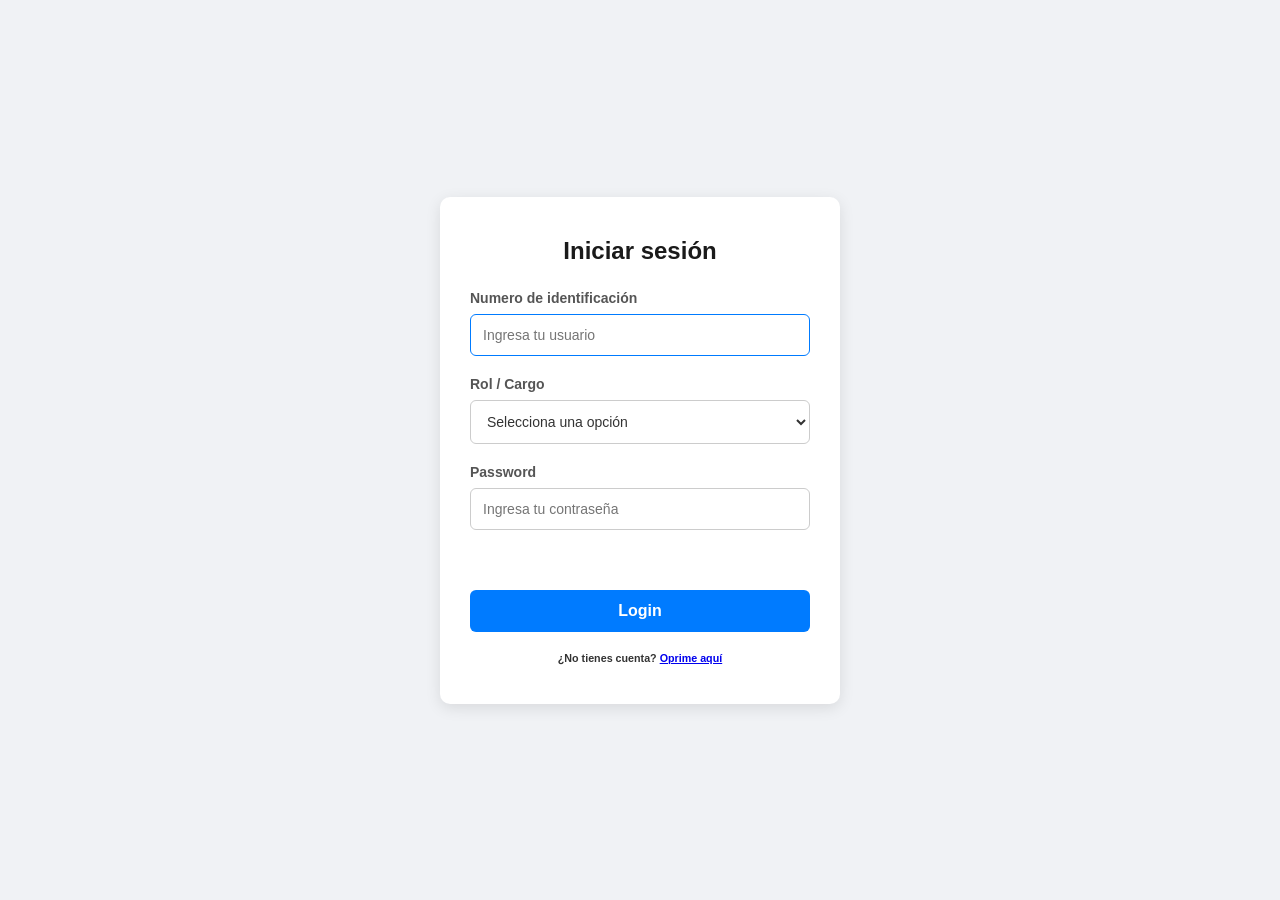
<file: index.html>
<!DOCTYPE html>
<html lang="es">
<head>
    <meta charset="UTF-8">
    <meta name="viewport" content="width=device-width, initial-scale=1.0">
    <title>ACME - Iniciar Sesión</title>
    <link rel="stylesheet" href="css/login.css">
    <script src="js/login.js" defer></script>
</head>
<body>
    <main class="login-card">
        <h1 class="tituloSesion">Iniciar sesión</h1>
        
        <form class="login-form">
            <div class="input">
                <label class="label-text">Numero de identificación</label>
                <input type="text" name="username" placeholder="Ingresa tu usuario" class="input-space" autofocus required>
            </div>

            <div class="input">
                <label class="label-text">Rol / Cargo</label>
                <select name="rol" id="cargo" class="select-space" required>
                    <option value="" disabled selected>Selecciona una opción</option>
                    <option value="administrador">Administrador</option>
                    <option value="cliente">Cliente</option>
                </select>
            </div>
            
            <div class="input">
                <label class="label-text">Password</label>
                <input type="password" name="password" placeholder="Ingresa tu contraseña" class="input-space" required>
            </div>
            
            <p id="error"></p>

            <button type="submit" class="btn-login">Login</button>
            <h6>¿No tienes cuenta? <a href="registro.html">Oprime aquí</a></h6>
        </form>
    </main>
</body>
</html>
</file>
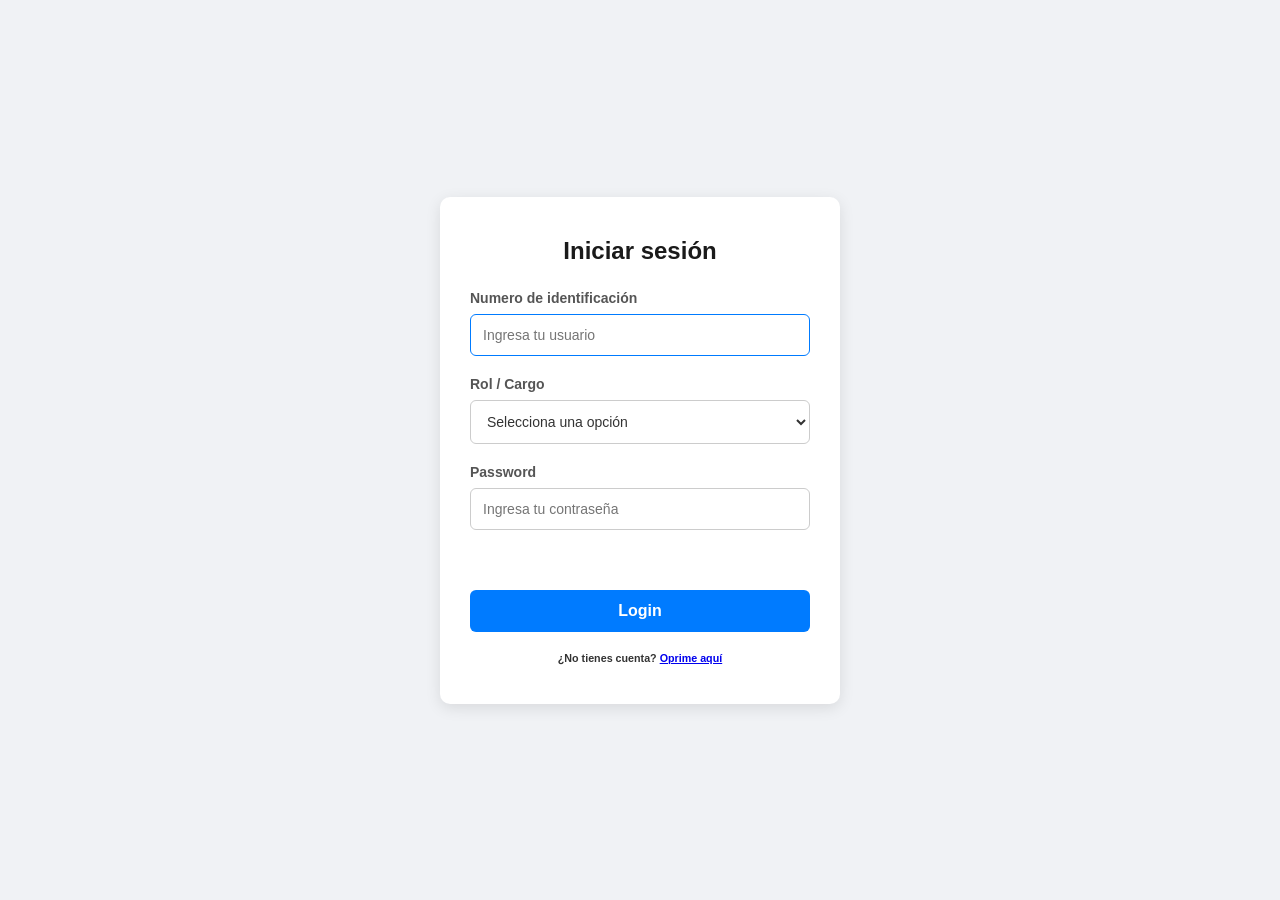
<file: inventario.html>
<!DOCTYPE html>
<html lang="es">
<head>
    <meta charset="UTF-8">
    <meta name="viewport" content="width=device-width, initial-scale=1.0">
    <title>ACME - Inventario</title>
    <script src="js/inventario.js" type="module" defer></script>
    <link rel="stylesheet" href="css/prodYinv.css">
</head>
<body>

    <nav-acme></nav-acme>

    <div class="dashboard-container">
        <section class="table-card">
            <div class="table-header">
                <h2>Inventario General</h2>
                <button id="btnNuevoProducto" class="btn-create">Agregar Ítem</button>
            </div>

            <div class="input" style="margin-bottom: 20px;">
                <input type="text" id="buscador" class="input-space" placeholder="Buscar por código o nombre...">
            </div>

            <div class="table-responsive">
                <table>
                    <thead>
                        <tr>
                            <th>Código</th>
                            <th>Nombre</th>
                            <th>Tipo</th>
                            <th>Stock</th>
                            <th>Acciones</th>
                        </tr>
                    </thead>
                    <tbody id="tablaProductosBody">
                    </tbody>
                </table>
            </div>
        </section>
    </div>

    <div id="modalProducto" class="modal">
        <div class="modal-content">
            <span class="close-modal">&times;</span>
            <form id="registroProductos">
                <h2>Datos del Ítem</h2>

                <div class="input">
                    <label class="label-text">Código (Ej: MP-HARINA, PT-GALLETA)</label>
                    <input type="text" id="codigo" class="input-space" required>
                </div>

                <div class="input">
                    <label class="label-text">Nombre del Producto</label>
                    <input type="text" id="nombreProducto" class="input-space" required>
                </div>

                <div class="input">
                    <label class="label-text">Tipo de Ítem</label>
                    <select id="tipo" class="select-space" required>
                        <option value="Materia Prima">Materia Prima</option>
                        <option value="Producto Terminado">Producto Terminado</option>
                    </select>
                </div>
                
                <div class="input">
                    <label class="label-text">Cantidad en Stock</label>
                    <input type="number" id="cantidad" class="input-space" required min="0">
                </div>

                <p id="error" class="error-text"></p>

                <button type="submit" class="btn-primary" id="btnGuardar">Guardar</button>
            </form>
        </div>
    </div>

    <button id="btnSalir">Salir</button>
</body>
</html>
</file>
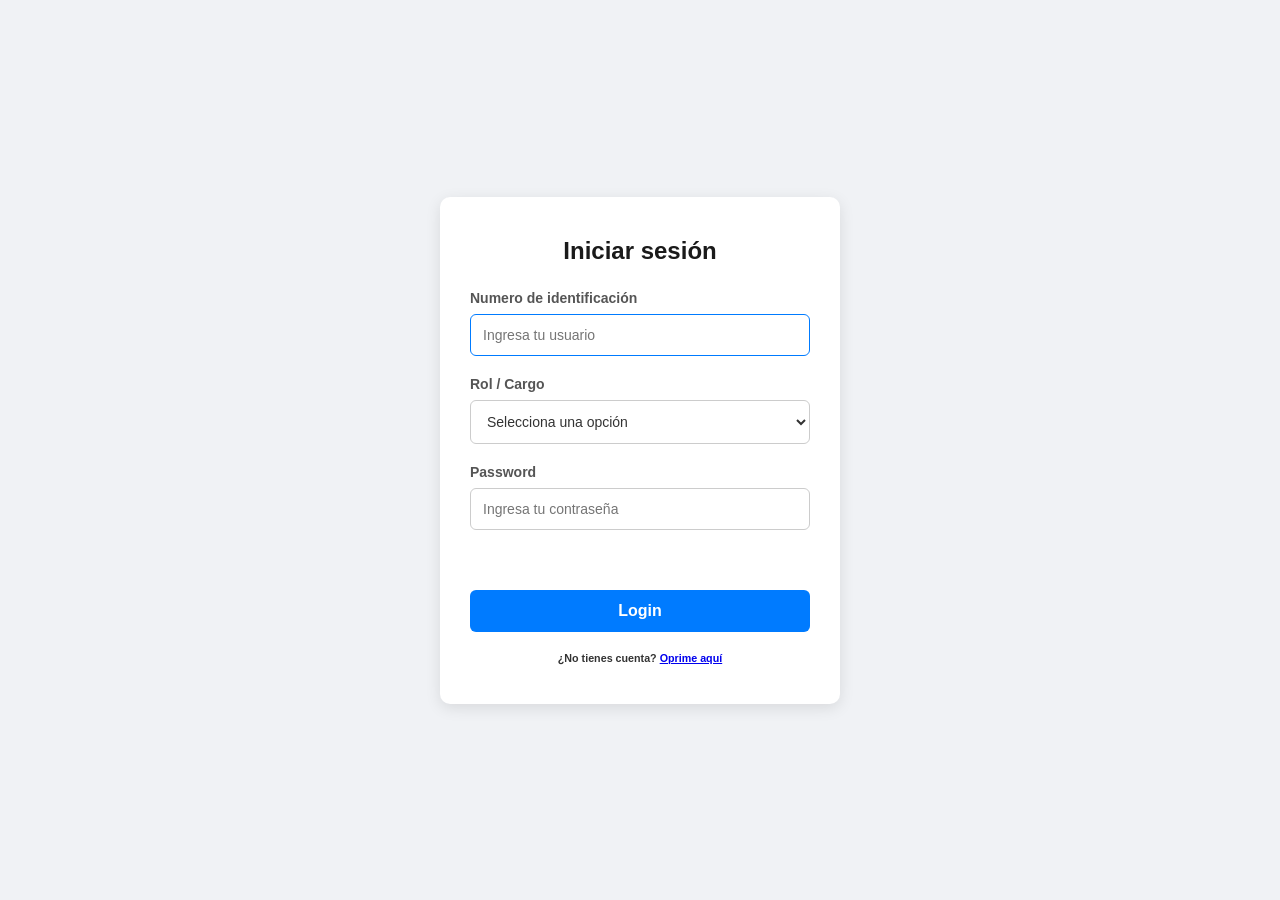
<file: principal.html>
<!DOCTYPE html>
<html lang="es">
<head>
    <meta charset="UTF-8">
    <meta name="viewport" content="width=device-width, initial-scale=1.0">
    <title>ACME - Principal</title>
    <script src="js/main.js" type="module" defer></script>
    <link rel="stylesheet" href="css/style.css">
</head>
<body>

    <nav-acme></nav-acme>

    <div class="dashboard-container">
        <section class="table-card">
            <div class="table-header">
                <h2>Usuarios Registrados</h2>
                <button id="btnNuevoUsuario" class="btn-create">Nuevo Usuario</button>
            </div>
            <div class="table-responsive">
                <table>
                    <thead>
                        <tr>
                            <th>Identificación</th>
                            <th>Nombre</th>
                            <th>Rol / Cargo</th>
                            <th>Acciones</th>
                        </tr>
                    </thead>
                    <tbody id="tablaUsuariosBody">
                    </tbody>
                </table>
            </div>
        </section>
    </div>

    <div id="modalUsuario" class="modal">
        <div class="modal-content">
            <span class="close-modal">&times;</span>
            <form id="registroUsuarios">
                <h1 id="form-titulo">Registro de usuarios</h1>

                <div class="input">
                    <label class="label-text">Nombre completo</label>
                    <input type="text" name="nombre" id="nombre" placeholder="Ingresa tu nombre" class="input-space" required>
                </div>
                
                <div class="input">
                    <label class="label-text">Número de identificación</label>
                    <input type="number" name="username" id="username" placeholder="Ingresa tu número" class="input-space" required min="0">
                </div>

                <div class="input">
                    <label class="label-text">Rol / Cargo</label>
                    <select name="rol" id="cargo" class="select-space" required>
                        <option value="" disabled selected>Selecciona una opción</option>
                        <option value="administrador">Administrador</option>
                        <option value="cliente">Cliente</option>
                    </select>
                </div>

                <div class="input">
                    <label class="label-text">Contraseña</label>
                    <input type="password" name="password" id="password" placeholder="Ingresa tu contraseña" class="input-password" required>
                </div>

                <p id="error"></p>

                <button type="submit" class="btn-primary" id="btnGuardar">Guardar Usuario</button>
            </form>
        </div>
    </div>

    <button id="btnSalir">Salir</button>
</body>
</html>
</file>
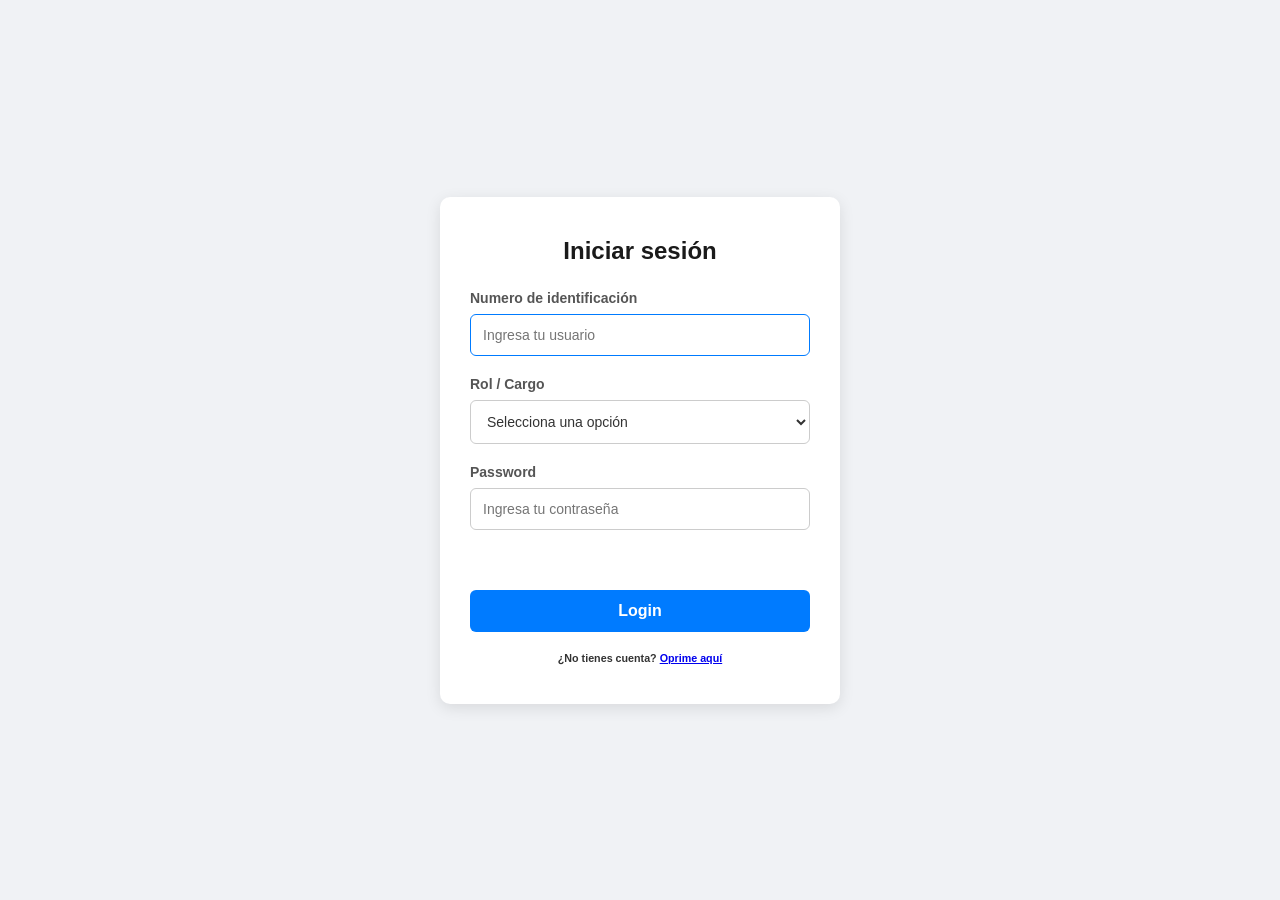
<file: produccion.html>
<!DOCTYPE html>
<html lang="es">
<head>
    <meta charset="UTF-8">
    <meta name="viewport" content="width=device-width, initial-scale=1.0">
    <title>ACME - Planta de Producción</title>
    <script src="js/produccion.js" type="module" defer></script>
    <link rel="stylesheet" href="css/prodYinv.css">
</head>
<body>

    <nav-acme></nav-acme>

    <div class="dashboard-container">
        <section class="table-card">
            <div class="table-header">
                <h2>Procesos de Production Ejecutados</h2>
                <button id="btnNuevaProduccion" class="btn-create">Iniciar Producción</button>
            </div>

            <div class="table-responsive">
                <table>
                    <thead>
                        <tr>
                            <th>ID Proceso</th>
                            <th>Producto Fabricado</th>
                            <th>Cantidad</th>
                            <th>Resumen de Insumos Usados</th>
                            <th>Usuario</th>
                            <th>Fecha</th>
                        </tr>
                    </thead>
                    <tbody id="tablaProduccionBody">
                    </tbody>
                </table>
            </div>
        </section>
    </div>

    <div id="modalProduccion" class="modal">
        <div class="modal-content">
            <span class="close-modal">&times;</span>
            <form id="registroProduccion">
                <h2>Nueva Orden de Fabricación</h2>

                <div class="input">
                    <label class="label-text">Selecciona el Producto a Fabricar</label>
                    <select id="productoAFabricar" class="select-space" required>
                    </select>
                </div>

                <div id="cuadroReceta" class="formula-section hidden-element">
                    <p class="formula-title">Requisitos por unidad:</p>
                    <p id="textoReceta" style="font-size: 13px; color: #555; line-height: 1.6;"></p>
                </div>
                
                <div class="input">
                    <label class="label-text">Cantidad a Producir</label>
                    <input type="number" id="cantidadProduccion" class="input-space" required min="1" value="1">
                </div>

                <p id="errorProduccion" class="error-text"></p>

                <button type="submit" class="btn-primary" id="btnGuardarProduccion">Fabricar Producto</button>
            </form>
        </div>
    </div>

    <button id="btnSalir">Salir</button>
</body>
</html>
</file>
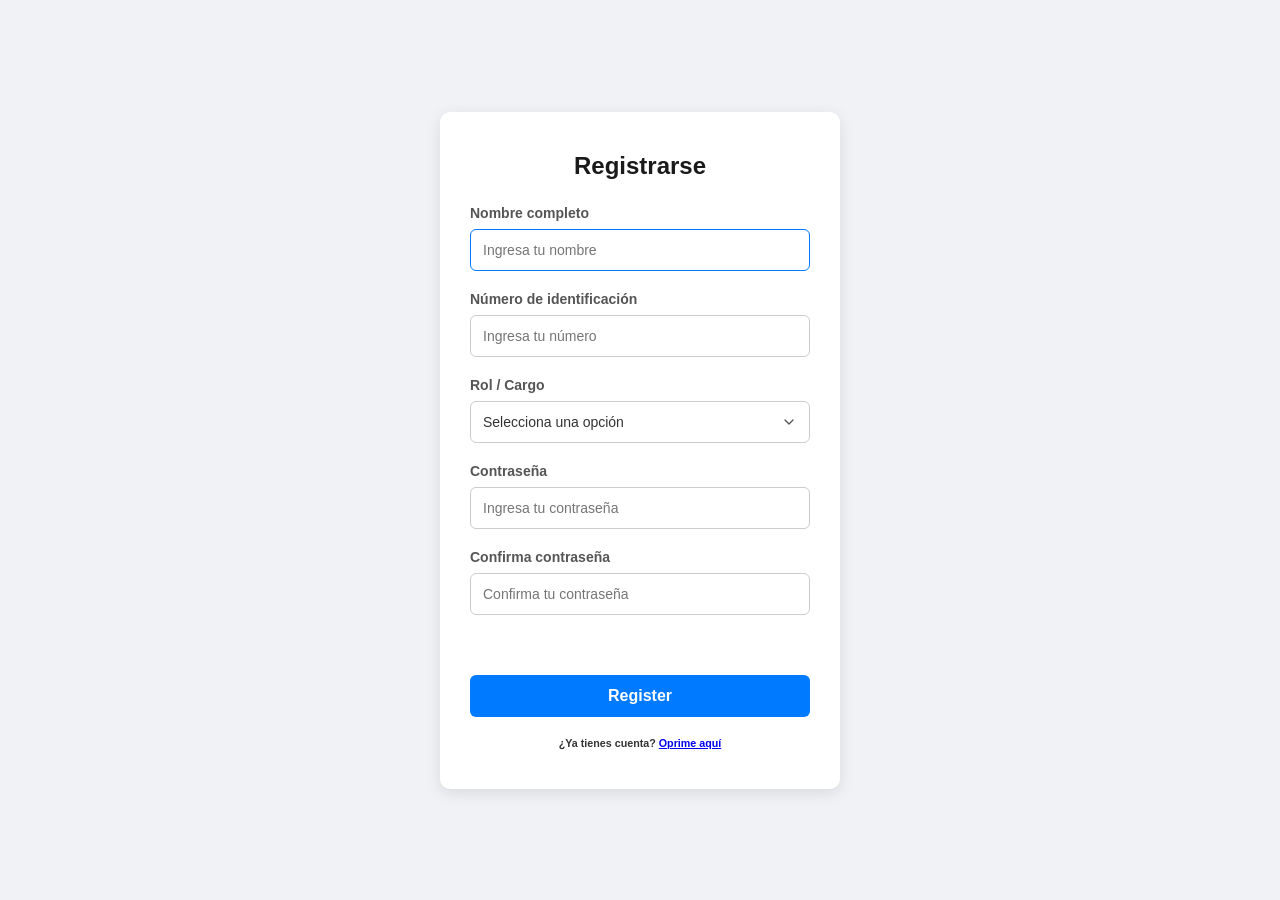
<file: registro.html>
<!DOCTYPE html>
<html lang="es">
<head>
    <meta charset="UTF-8">
    <meta name="viewport" content="width=device-width, initial-scale=1.0">
    <title>ACME - Registro</title>
    <link rel="stylesheet" href="css/registro.css">
    <script src="js/registro.js" defer></script>
</head>
<body>
    <main class="login-card">
        <h1 class="tituloSesion">Registrarse</h1>
        
        <form class="login-form">
            <div class="input">
                <label class="label-text">Nombre completo</label>
                <input type="text" name="nombre" placeholder="Ingresa tu nombre" class="input-space" autofocus required>
            </div>
            
            <div class="input">
                <label class="label-text">Número de identificación</label>
                <input type="number" name="username" placeholder="Ingresa tu número" class="input-space" required>
            </div>

            <div class="input">
                <label class="label-text">Rol / Cargo</label>
                <select name="rol" id="cargo" class="select-space" required>
                    <option value="" disabled selected>Selecciona una opción</option>
                    <option value="administrador">Administrador</option>
                    <option value="cliente">Cliente</option>
                </select>
            </div>

            <div class="input">
                <label class="label-text">Contraseña</label>
                <input type="password" name="password" placeholder="Ingresa tu contraseña" class="input-password" id="password" required>
            </div>
            
            <div class="input">
                <label class="label-text">Confirma contraseña</label>
                <input type="password" name="passwordConfirm" placeholder="Confirma tu contraseña" class="input-passwordConfirm" id="passwordConfirm" required>
            </div>

            <p id="error"></p>

            <button type="submit" class="btn-login" id="btn-login">Register</button>

            <h6>¿Ya tienes cuenta? <a href="index.html">Oprime aquí</a></h6>
        </form>
    </main>
</body>
</html>
</file>
<file: css/login.css>
* {
    margin: 0;
    padding: 0;
    box-sizing: border-box;
}

body {
    font-family: 'Poppins', sans-serif;
    background-color: #f0f2f5;
    color: #333333;
    display: flex;
    justify-content: center;
    align-items: center;
    min-height: 100vh;
}

.login-card {
    background-color: #ffffff;
    padding: 40px 30px;
    border-radius: 10px;
    box-shadow: 0 4px 15px rgba(0, 0, 0, 0.1);
    width: 100%;
    max-width: 400px;
    text-align: center;
}

.tituloSesion {
    font-size: 24px;
    margin-bottom: 25px;
    color: #1a1a1a;
}

.login-form {
    display: flex;
    flex-direction: column;
    gap: 20px;
}

.input {
    display: flex;
    flex-direction: column;
    text-align: left;
}

.label-text {
    font-size: 14px;
    font-weight: 600;
    margin-bottom: 8px;
    color: #555;
}

.input-space,
.select-space {
    padding: 12px;
    border: 1px solid #ccc;
    border-radius: 6px;
    font-size: 14px;
    outline: none;
    background-color: #fff;
    color: #333;
    width: 100%;
    transition: border-color 0.3s;
}

.input-space:focus,
.select-space:focus {
    border-color: #007bff;
}

.btn-login {
    background-color: #007bff;
    color: white;
    border: none;
    padding: 12px;
    font-size: 16px;
    font-weight: 600;
    border-radius: 6px;
    cursor: pointer;
    transition: background-color 0.3s;
    margin-top: 10px;
}

.btn-login:hover {
    background-color: #0056b3;
}

#error {
    color: red;
    font-size: 14px;
    margin-bottom: 10px;
    text-align: center;
}
</file>
<file: css/prodYinv.css>
nav-acme {
    width: 100%;
    display: block;
}

* {
    margin: 0;
    padding: 0;
    box-sizing: border-box;
}

body {
    font-family: 'Poppins', sans-serif;
    background-color: #f0f2f5;
    color: #333333;
    min-height: 100vh;
    display: flex;
    flex-direction: column;
    align-items: center;
}

nav {
    width: 100%;
    background-color: #ffffff;
    padding: 15px 30px;
    display: flex;
    justify-content: space-between;
    align-items: center;
    box-shadow: 0 2px 10px rgba(0, 0, 0, 0.05);
    position: sticky;
    top: 0;
    z-index: 100;
}

nav h4 {
    font-size: 20px;
    font-weight: 700;
    color: #1a1a1a;
    letter-spacing: 1px;
}

nav ul {
    display: flex;
    list-style: none;
    gap: 25px;
}

nav ul li a {
    text-decoration: none;
    color: #555555;
    font-size: 15px;
    font-weight: 500;
    padding: 5px 0;
    position: relative;
    transition: color 0.3s ease;
}

nav ul li a:hover,
nav ul li a.active {
    color: #007bff;
}

nav ul li a::after {
    content: '';
    position: absolute;
    width: 100%;
    transform: scaleX(0);
    height: 2px;
    bottom: 0;
    left: 0;
    background-color: #007bff;
    transform-origin: bottom right;
    transition: transform 0.25s ease-out;
}

nav ul li a:hover::after,
nav ul li a.active::after {
    transform: scaleX(1);
    transform-origin: bottom left;
}

.dashboard-container {
    width: 100%;
    max-width: 1200px;
    padding: 40px 20px;
}

.table-card {
    background-color: #ffffff;
    padding: 30px;
    border-radius: 10px;
    box-shadow: 0 4px 15px rgba(0, 0, 0, 0.08);
    display: flex;
    flex-direction: column;
}

.table-header {
    display: flex;
    justify-content: space-between;
    align-items: center;
    margin-bottom: 20px;
    gap: 15px;
    flex-wrap: wrap;
}

.table-card h2 {
    font-size: 22px;
    color: #1a1a1a;
}

.input {
    display: flex;
    flex-direction: column;
    text-align: left;
}

.label-text {
    font-size: 14px;
    font-weight: 600;
    margin-bottom: 8px;
    color: #555555;
}

.input-space,
.input-password,
.select-space {
    padding: 12px;
    border: 1px solid #ccc;
    border-radius: 6px;
    font-size: 14px;
    outline: none;
    background-color: #ffffff;
    color: #333333;
    width: 100%;
    transition: border-color 0.3s, box-shadow 0.3s;
}

.select-space {
    cursor: pointer;
    appearance: none;
    background-image: url("data:image/svg+xml;charset=UTF-8,%3csvg xmlns='http://www.w3.org/2000/svg' viewBox='0 0 24 24' fill='none' stroke='%23555' stroke-width='2' stroke-linecap='round' stroke-linejoin='round'%3e%3cpolyline points='6 9 12 15 18 9'%3e%3c/polyline%3e%3c/svg%3e");
    background-repeat: no-repeat;
    background-position: right 12px center;
    background-size: 16px;
    padding-right: 40px;
}

.input-space:focus,
.input-password:focus,
.select-space:focus {
    border-color: #007bff;
    box-shadow: 0 0 5px rgba(0, 123, 255, 0.2);
}

.btn-primary, .btn-create {
    background-color: #007bff;
    color: white;
    border: none;
    padding: 12px 20px;
    font-size: 15px;
    font-weight: 600;
    border-radius: 6px;
    cursor: pointer;
    transition: background-color 0.3s;
}

.btn-primary:hover, .btn-create:hover {
    background-color: #0056b3;
}

.table-responsive {
    width: 100%;
    overflow-x: auto;
}

table {
    width: 100%;
    border-collapse: collapse;
    text-align: left;
    font-size: 14px;
}

th, td {
    padding: 12px 15px;
    border-bottom: 1px solid #eef2f5;
    vertical-align: middle;
}

th {
    background-color: #f8fafc;
    color: #475569;
    font-weight: 600;
}

tr:hover {
    background-color: #f8fafc;
}

.actions-cell {
    display: flex;
    gap: 8px;
}

.btn-edit {
    background-color: #ffc107;
    color: #000000;
    border: none;
    padding: 6px 12px;
    font-size: 13px;
    font-weight: 600;
    border-radius: 4px;
    cursor: pointer;
    transition: background-color 0.3s;
}

.btn-edit:hover {
    background-color: #e0a800;
}

.btn-delete {
    background-color: #dc3545;
    color: white;
    border: none;
    padding: 6px 12px;
    font-size: 13px;
    font-weight: 600;
    border-radius: 4px;
    cursor: pointer;
    transition: background-color 0.3s;
}

.btn-delete:hover {
    background-color: #bd2130;
}

.badge {
    background-color: #e2e8f0;
    color: #475569;
    padding: 4px 8px;
    border-radius: 4px;
    font-size: 12px;
    font-weight: 600;
    display: inline-block;
}

input[type="number"]::-webkit-outer-spin-button,
input[type="number"]::-webkit-inner-spin-button {
    -webkit-appearance: none;
    margin: 0;
}

input[type="number"] {
    -moz-appearance: textfield;
}

.modal {
    display: none;
    position: fixed;
    z-index: 1000;
    left: 0;
    top: 0;
    width: 100%;
    height: 100%;
    background-color: rgba(0, 0, 0, 0.4);
    justify-content: center;
    align-items: center;
}

.modal-content {
    background-color: #ffffff;
    padding: 30px;
    border-radius: 10px;
    width: 100%;
    max-width: 450px;
    position: relative;
    box-shadow: 0 4px 20px rgba(0, 0, 0, 0.15);
}

.close-modal {
    position: absolute;
    right: 20px;
    top: 15px;
    font-size: 28px;
    font-weight: bold;
    color: #aaa;
    cursor: pointer;
}

.close-modal:hover {
    color: #333;
}

#registroProductos,
#registroProduccion {
    display: flex;
    flex-direction: column;
    gap: 20px;
}

#registroProductos h1,
#registroProductos h2,
#registroProduccion h1 {
    font-size: 22px;
    color: #1a1a1a;
    text-align: center;
    margin-bottom: 5px;
}

#btnSalir {
    background-color: #dc3545;
    color: #ffffff;
    border: none;
    padding: 12px 25px;
    font-size: 15px;
    font-weight: 600;
    border-radius: 6px;
    cursor: pointer;
    margin-bottom: 40px;
    transition: background-color 0.3s;
}

#btnSalir:hover {
    background-color: #bd2130;
}

.formula-section {
    border-top: 1px solid #cccccc;
    padding-top: 10px;
}

.formula-title {
    font-weight: bold;
    font-size: 13px;
    margin-bottom: 5px;
}

.space-top {
    margin-top: 5px;
}

.error-text {
    color: red;
    text-align: center;
    font-size: 13px;
}

.hidden-element {
    display: none;
}
</file>
<file: css/style.css>
nav-acme {
    width: 100%;
    display: block;
}

* {
    margin: 0;
    padding: 0;
    box-sizing: border-box;
}

body {
    font-family: 'Poppins', sans-serif;
    background-color: #f0f2f5;
    color: #333333;
    min-height: 100vh;
    display: flex;
    flex-direction: column;
    align-items: center;
}

nav {
    width: 100%;
    background-color: #ffffff;
    padding: 15px 30px;
    display: flex;
    justify-content: space-between;
    align-items: center;
    box-shadow: 0 2px 10px rgba(0, 0, 0, 0.05);
    position: sticky;
    top: 0;
    z-index: 100;
}

nav h4 {
    font-size: 20px;
    font-weight: 700;
    color: #1a1a1a;
    letter-spacing: 1px;
}

nav ul {
    display: flex;
    list-style: none;
    gap: 25px;
}

nav ul li a {
    text-decoration: none;
    color: #555555;
    font-size: 15px;
    font-weight: 500;
    padding: 5px 0;
    position: relative;
    transition: color 0.3s ease;
}

nav ul li a:hover,
nav ul li a.active {
    color: #007bff;
}

nav ul li a::after {
    content: '';
    position: absolute;
    width: 100%;
    transform: scaleX(0);
    height: 2px;
    bottom: 0;
    left: 0;
    background-color: #007bff;
    transform-origin: bottom right;
    transition: transform 0.25s ease-out;
}

nav ul li a:hover::after,
nav ul li a.active::after {
    transform: scaleX(1);
    transform-origin: bottom left;
}

.dashboard-container {
    width: 100%;
    max-width: 1200px;
    padding: 40px 20px;
}

.table-card {
    background-color: #ffffff;
    padding: 30px;
    border-radius: 10px;
    box-shadow: 0 4px 15px rgba(0, 0, 0, 0.08);
    display: flex;
    flex-direction: column;
}

.table-header {
    display: flex;
    justify-content: space-between;
    align-items: center;
    margin-bottom: 20px;
}

.table-card h2 {
    font-size: 22px;
    color: #1a1a1a;
}

.input {
    display: flex;
    flex-direction: column;
    text-align: left;
}

.label-text {
    font-size: 14px;
    font-weight: 600;
    margin-bottom: 8px;
    color: #555555;
}

.input-space,
.input-password,
.select-space {
    padding: 12px;
    border: 1px solid #ccc;
    border-radius: 6px;
    font-size: 14px;
    outline: none;
    background-color: #ffffff;
    color: #333333;
    width: 100%;
    transition: border-color 0.3s, box-shadow 0.3s;
}

.select-space {
    cursor: pointer;
    appearance: none;
    background-image: url("data:image/svg+xml;charset=UTF-8,%3csvg xmlns='http://www.w3.org/2000/svg' viewBox='0 0 24 24' fill='none' stroke='%23555' stroke-width='2' stroke-linecap='round' stroke-linejoin='round'%3e%3cpolyline points='6 9 12 15 18 9'%3e%3c/polyline%3e%3c/svg%3e");
    background-repeat: no-repeat;
    background-position: right 12px center;
    background-size: 16px;
    padding-right: 40px;
}

#error {
    color: red;
    font-size: 14px;
    text-align: center;
    min-height: 20px;
}

.input-space:focus,
.input-password:focus,
.select-space:focus {
    border-color: #007bff;
    box-shadow: 0 0 5px rgba(0, 123, 255, 0.2);
}

.btn-primary, .btn-create {
    background-color: #007bff;
    color: white;
    border: none;
    padding: 12px 20px;
    font-size: 15px;
    font-weight: 600;
    border-radius: 6px;
    cursor: pointer;
    transition: background-color 0.3s;
}

.btn-primary:hover, .btn-create:hover {
    background-color: #0056b3;
}

.table-responsive {
    width: 100%;
    overflow-x: auto;
}

table {
    width: 100%;
    border-collapse: collapse;
    text-align: left;
    font-size: 14px;
}

th, td {
    padding: 12px 15px;
    border-bottom: 1px solid #eef2f5;
}

th {
    background-color: #f8fafc;
    color: #475569;
    font-weight: 600;
}

tr:hover {
    background-color: #f8fafc;
}

.actions-cell {
    display: flex;
    gap: 8px;
}

.btn-edit {
    background-color: #ffc107;
    color: #000000;
    border: none;
    padding: 6px 12px;
    font-size: 13px;
    font-weight: 600;
    border-radius: 4px;
    cursor: pointer;
}

.btn-edit:hover {
    background-color: #e0a800;
}

.btn-delete {
    background-color: #dc3545;
    color: white;
    border: none;
    padding: 6px 12px;
    font-size: 13px;
    font-weight: 600;
    border-radius: 4px;
    cursor: pointer;
}

.btn-delete:hover {
    background-color: #bd2130;
}

.modal {
    display: none;
    position: fixed;
    z-index: 1000;
    left: 0;
    top: 0;
    width: 100%;
    height: 100%;
    background-color: rgba(0, 0, 0, 0.4);
    justify-content: center;
    align-items: center;
}

.modal-content {
    background-color: #ffffff;
    padding: 30px;
    border-radius: 10px;
    width: 100%;
    max-width: 450px;
    position: relative;
    box-shadow: 0 4px 20px rgba(0, 0, 0, 0.15);
}

.close-modal {
    position: absolute;
    right: 20px;
    top: 15px;
    font-size: 28px;
    font-weight: bold;
    color: #aaa;
    cursor: pointer;
}

.close-modal:hover {
    color: #333;
}

#registroUsuarios {
    display: flex;
    flex-direction: column;
    gap: 20px;
}

#btnSalir {
    background-color: #dc3545;
    color: #ffffff;
    border: none;
    padding: 12px 25px;
    font-size: 15px;
    font-weight: 600;
    border-radius: 6px;
    cursor: pointer;
    margin-bottom: 40px;
}

#btnSalir:hover {
    background-color: #bd2130;
}
</file>
<file: css/registro.css>
* {
    margin: 0;
    padding: 0;
    box-sizing: border-box;
}

body {
    font-family: 'Poppins', sans-serif;
    background-color: #f0f2f5;
    color: #333333;
    display: flex;
    justify-content: center;
    align-items: center;
    min-height: 100vh;
}

.login-card {
    background-color: #ffffff;
    padding: 40px 30px;
    border-radius: 10px;
    box-shadow: 0 4px 15px rgba(0, 0, 0, 0.1);
    width: 100%;
    max-width: 400px;
    text-align: center;
}

.tituloSesion {
    font-size: 24px;
    margin-bottom: 25px;
    color: #1a1a1a;
}

.login-form {
    display: flex;
    flex-direction: column;
    gap: 20px;
}

.input {
    display: flex;
    flex-direction: column;
    text-align: left;
}

.label-text {
    font-size: 14px;
    font-weight: 600;
    margin-bottom: 8px;
    color: #555;
}

.input-space,
.input-password,
.input-passwordConfirm,
.select-space {
    padding: 12px;
    border: 1px solid #ccc;
    border-radius: 6px;
    font-size: 14px;
    outline: none;
    background-color: #fff;
    color: #333;
    width: 100%;
    transition: border-color 0.3s;
}

.select-space {
    cursor: pointer;
    appearance: none;
    background-image: url("data:image/svg+xml;charset=UTF-8,%3csvg xmlns='http://www.w3.org/2000/svg' viewBox='0 0 24 24' fill='none' stroke='%23555' stroke-width='2' stroke-linecap='round' stroke-linejoin='round'%3e%3cpolyline points='6 9 12 15 18 9'%3e%3c/polyline%3e%3c/svg%3e");
    background-repeat: no-repeat;
    background-position: right 12px center;
    background-size: 16px;
    padding-right: 40px;
}

.input-space:focus,
.input-password:focus,
.input-passwordConfirm:focus,
.select-space:focus {
    border-color: #007bff;
}

.btn-login {
    background-color: #007bff;
    color: white;
    border: none;
    padding: 12px;
    font-size: 16px;
    font-weight: 600;
    border-radius: 6px;
    cursor: pointer;
    transition: background-color 0.3s;
    margin-top: 10px;
}

.btn-login:hover {
    background-color: #0056b3;
}

#error {
    color: red;
    font-size: 14px;
    margin-bottom: 10px;
}

input[type="number"]::-webkit-outer-spin-button,
input[type="number"]::-webkit-inner-spin-button {
    -webkit-appearance: none;
    margin: 0;
}

input[type="number"] {
    -moz-appearance: textfield;
}
</file>
